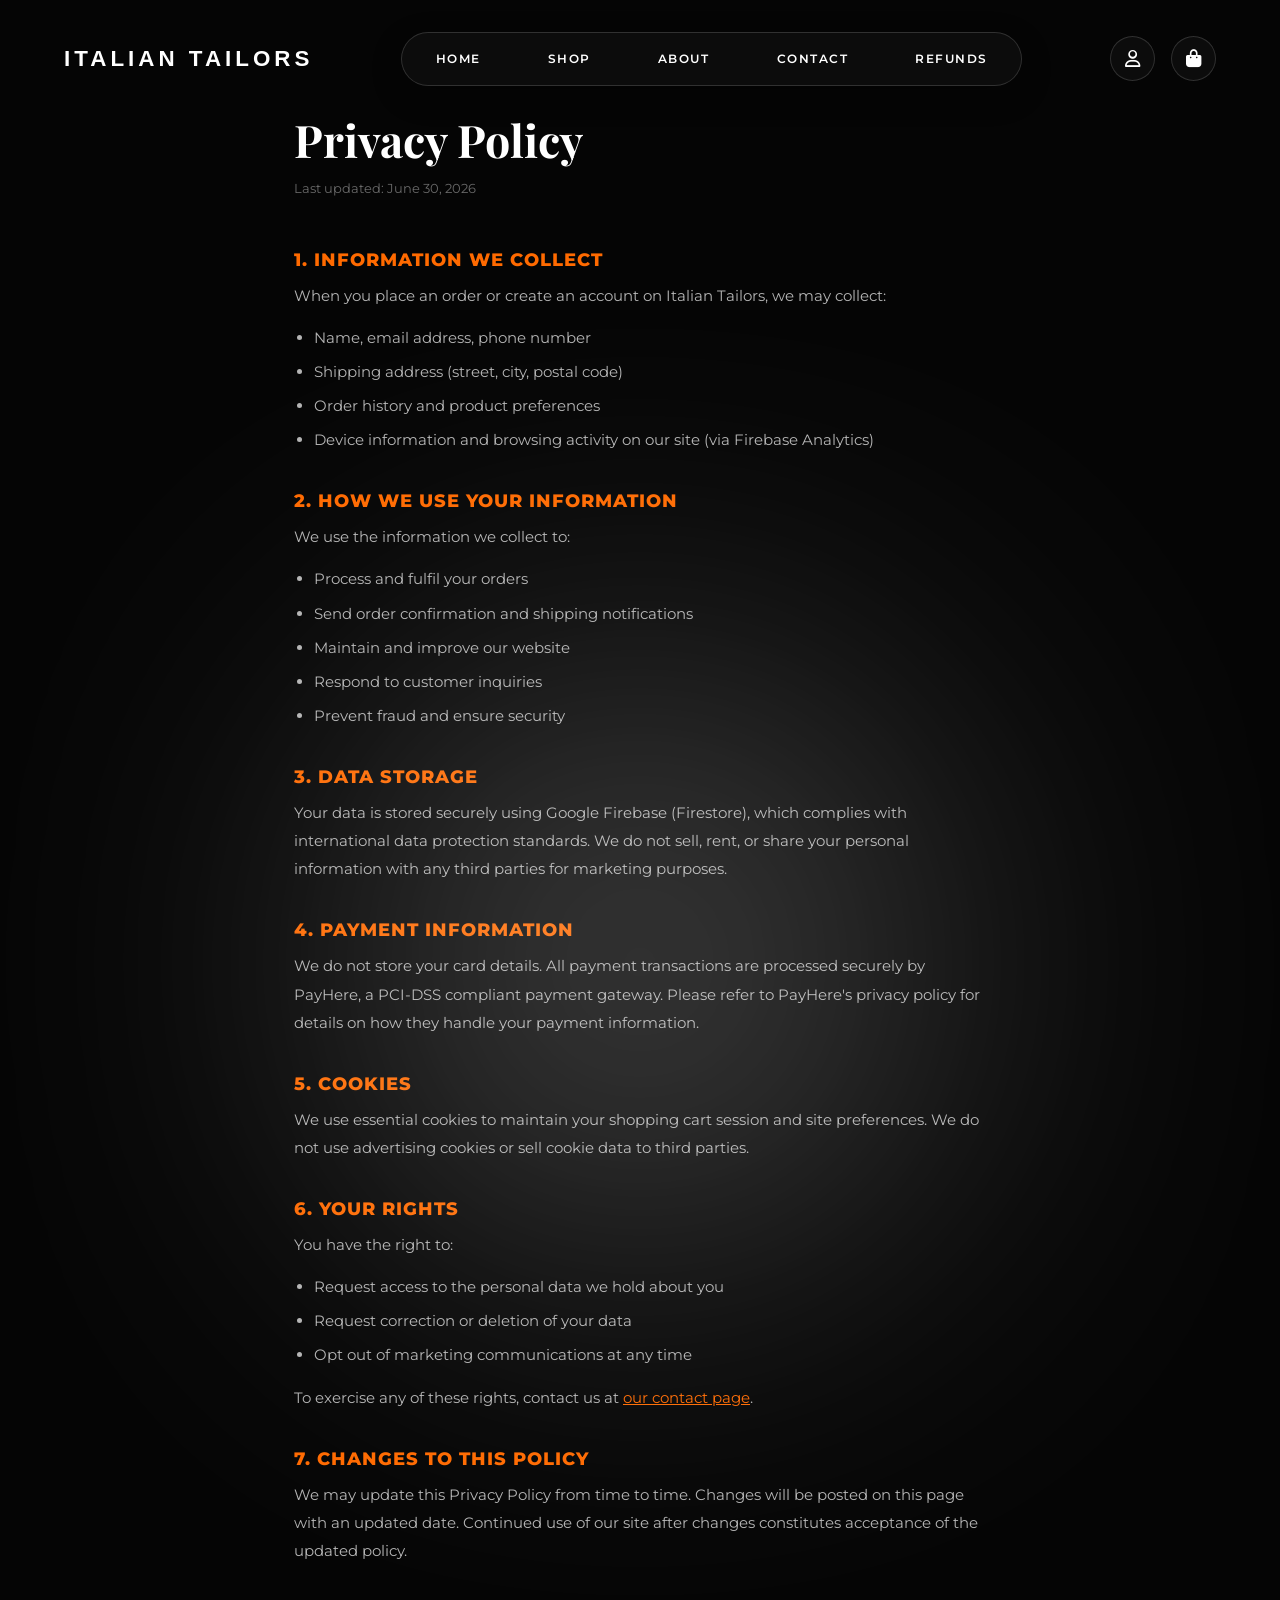
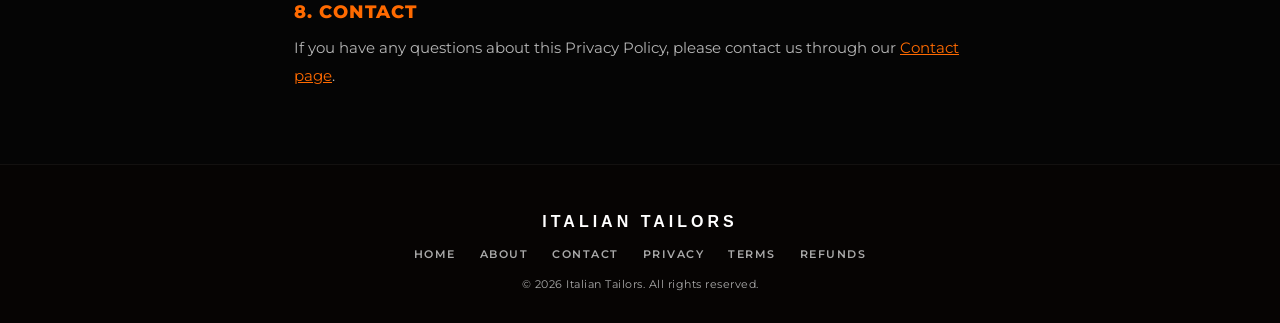
<file: privacy.html>
<!DOCTYPE html>
<html lang="en">
<head>
    <meta charset="UTF-8">
    <meta name="viewport" content="width=device-width, initial-scale=1.0">
    <title>Privacy Policy — Italian TailorsItalian Tailors</title>
    <link rel="preconnect" href="https://fonts.googleapis.com">
    <link rel="preconnect" href="https://fonts.gstatic.com" crossorigin>
    <link href="https://fonts.googleapis.com/css2?family=Montserrat:wght@300;400;600;700;800&family=Playfair+Display:ital,wght@0,400;1,400&display=swap" rel="stylesheet">
    <link href="https://fonts.cdnfonts.com/css/inertia" rel="stylesheet">
    <link rel="preload" href="https://cdnjs.cloudflare.com/ajax/libs/font-awesome/6.4.0/css/all.min.css" as="style" onload="this.onload=null;this.rel='stylesheet'"><noscript><link rel="stylesheet" href="https://cdnjs.cloudflare.com/ajax/libs/font-awesome/6.4.0/css/all.min.css"></noscript>
    <link rel="icon" type="image/png" href="favicon.png">
    <link rel="stylesheet" href="style.css">
    <style>
        body { min-height: 100vh; background: #050505; color: #fff; }
        .legal-page { padding: 110px 5% 60px; max-width: 820px; margin: 0 auto; }
        .legal-page h1 { font-family: 'Playfair Display', serif; font-size: 2.8rem; margin-bottom: 8px; }
        .legal-page .updated { font-size: 0.8rem; color: rgba(255,255,255,0.4); margin-bottom: 48px; }
        .legal-page h2 { font-size: 1.1rem; font-weight: 800; letter-spacing: 1px; text-transform: uppercase; color: #ff6a00; margin: 36px 0 12px; }
        .legal-page p { font-size: 0.95rem; line-height: 1.85; color: rgba(255,255,255,0.7); margin-bottom: 14px; }
        .legal-page ul { padding-left: 20px; margin-bottom: 14px; }
        .legal-page ul li { font-size: 0.95rem; line-height: 1.85; color: rgba(255,255,255,0.7); margin-bottom: 6px; }
        @media(max-width:600px){ .legal-page { padding: 90px 4% 40px; } .legal-page h1 { font-size: 2rem; } }
    </style>
</head>
<body class="theme-black">
    <div class="bg-glow"></div>
    <header class="main-header">
        <div class="logo">
            <a href="index.html" style="text-decoration:none;color:inherit;">
                <span class="logo-bold">ITALIAN TAILORS</span>
            </a>
        </div>
        <nav class="nav-links">
            <a href="index.html" class="nav-item">HOME</a>
            <a href="index.html#products-section" class="nav-item">SHOP</a>
            <a href="about.html" class="nav-item">ABOUT</a>
            <a href="contact.html" class="nav-item">CONTACT</a>
            <a href="refund.html" class="nav-item">REFUNDS</a>
        </nav>
        <div class="header-actions">
            <a href="login.html" class="action-btn" id="header-user-btn" aria-label="Account" style="text-decoration:none;color:inherit;">
                <i class="fa-regular fa-user"></i>
            </a>
            <a href="cart.html" class="action-btn cart-btn" aria-label="Cart" style="color:inherit;text-decoration:none;">
                <i class="fa-solid fa-bag-shopping"></i>
            </a>
        </div>
        <button class="menu-toggle" id="menu-toggle" aria-label="Menu" onclick="toggleMobileMenu()">
            <i class="fa-solid fa-bars"></i>
        </button>
    </header>

    <main class="legal-page">
        <h1>Privacy Policy</h1>
        <p class="updated">Last updated: June 30, 2026</p>

        <h2>1. Information We Collect</h2>
        <p>When you place an order or create an account on Italian Tailors, we may collect:</p>
        <ul>
            <li>Name, email address, phone number</li>
            <li>Shipping address (street, city, postal code)</li>
            <li>Order history and product preferences</li>
            <li>Device information and browsing activity on our site (via Firebase Analytics)</li>
        </ul>

        <h2>2. How We Use Your Information</h2>
        <p>We use the information we collect to:</p>
        <ul>
            <li>Process and fulfil your orders</li>
            <li>Send order confirmation and shipping notifications</li>
            <li>Maintain and improve our website</li>
            <li>Respond to customer inquiries</li>
            <li>Prevent fraud and ensure security</li>
        </ul>

        <h2>3. Data Storage</h2>
        <p>Your data is stored securely using Google Firebase (Firestore), which complies with international data protection standards. We do not sell, rent, or share your personal information with any third parties for marketing purposes.</p>

        <h2>4. Payment Information</h2>
        <p>We do not store your card details. All payment transactions are processed securely by PayHere, a PCI-DSS compliant payment gateway. Please refer to PayHere's privacy policy for details on how they handle your payment information.</p>

        <h2>5. Cookies</h2>
        <p>We use essential cookies to maintain your shopping cart session and site preferences. We do not use advertising cookies or sell cookie data to third parties.</p>

        <h2>6. Your Rights</h2>
        <p>You have the right to:</p>
        <ul>
            <li>Request access to the personal data we hold about you</li>
            <li>Request correction or deletion of your data</li>
            <li>Opt out of marketing communications at any time</li>
        </ul>
        <p>To exercise any of these rights, contact us at <a href="contact.html" style="color:#ff6a00;">our contact page</a>.</p>

        <h2>7. Changes to This Policy</h2>
        <p>We may update this Privacy Policy from time to time. Changes will be posted on this page with an updated date. Continued use of our site after changes constitutes acceptance of the updated policy.</p>

        <h2>8. Contact</h2>
        <p>If you have any questions about this Privacy Policy, please contact us through our <a href="contact.html" style="color:#ff6a00;">Contact page</a>.</p>
    </main>

    <script>
        function toggleMobileMenu() {
            var nav = document.querySelector('.nav-links');
            var icon = document.querySelector('#menu-toggle i');
            if (!nav) return;
            nav.classList.toggle('open');
            if (icon) icon.className = nav.classList.contains('open') ? 'fa-solid fa-times' : 'fa-solid fa-bars';
        }
        document.querySelectorAll('.nav-links .nav-item').forEach(function(link) {
            link.addEventListener('click', function() {
                document.querySelector('.nav-links').classList.remove('open');
                var icon = document.querySelector('#menu-toggle i');
                if (icon) icon.className = 'fa-solid fa-bars';
            });
        });
    </script>

    <footer class="site-footer">
        <div class="footer-inner">
            <div class="footer-brand"><span class="logo-bold">ITALIAN TAILORS</span></div>
            <div class="footer-nav">
                <a href="index.html">Home</a>
                <a href="about.html">About</a>
                <a href="contact.html">Contact</a>
                <a href="privacy.html">Privacy</a>
                <a href="terms.html">Terms</a>
                <a href="refund.html">Refunds</a>
            </div>
            <div class="footer-copy">&copy; 2026 Italian Tailors. All rights reserved.</div>
        </div>
    </footer>
</body>
</html>
</file>
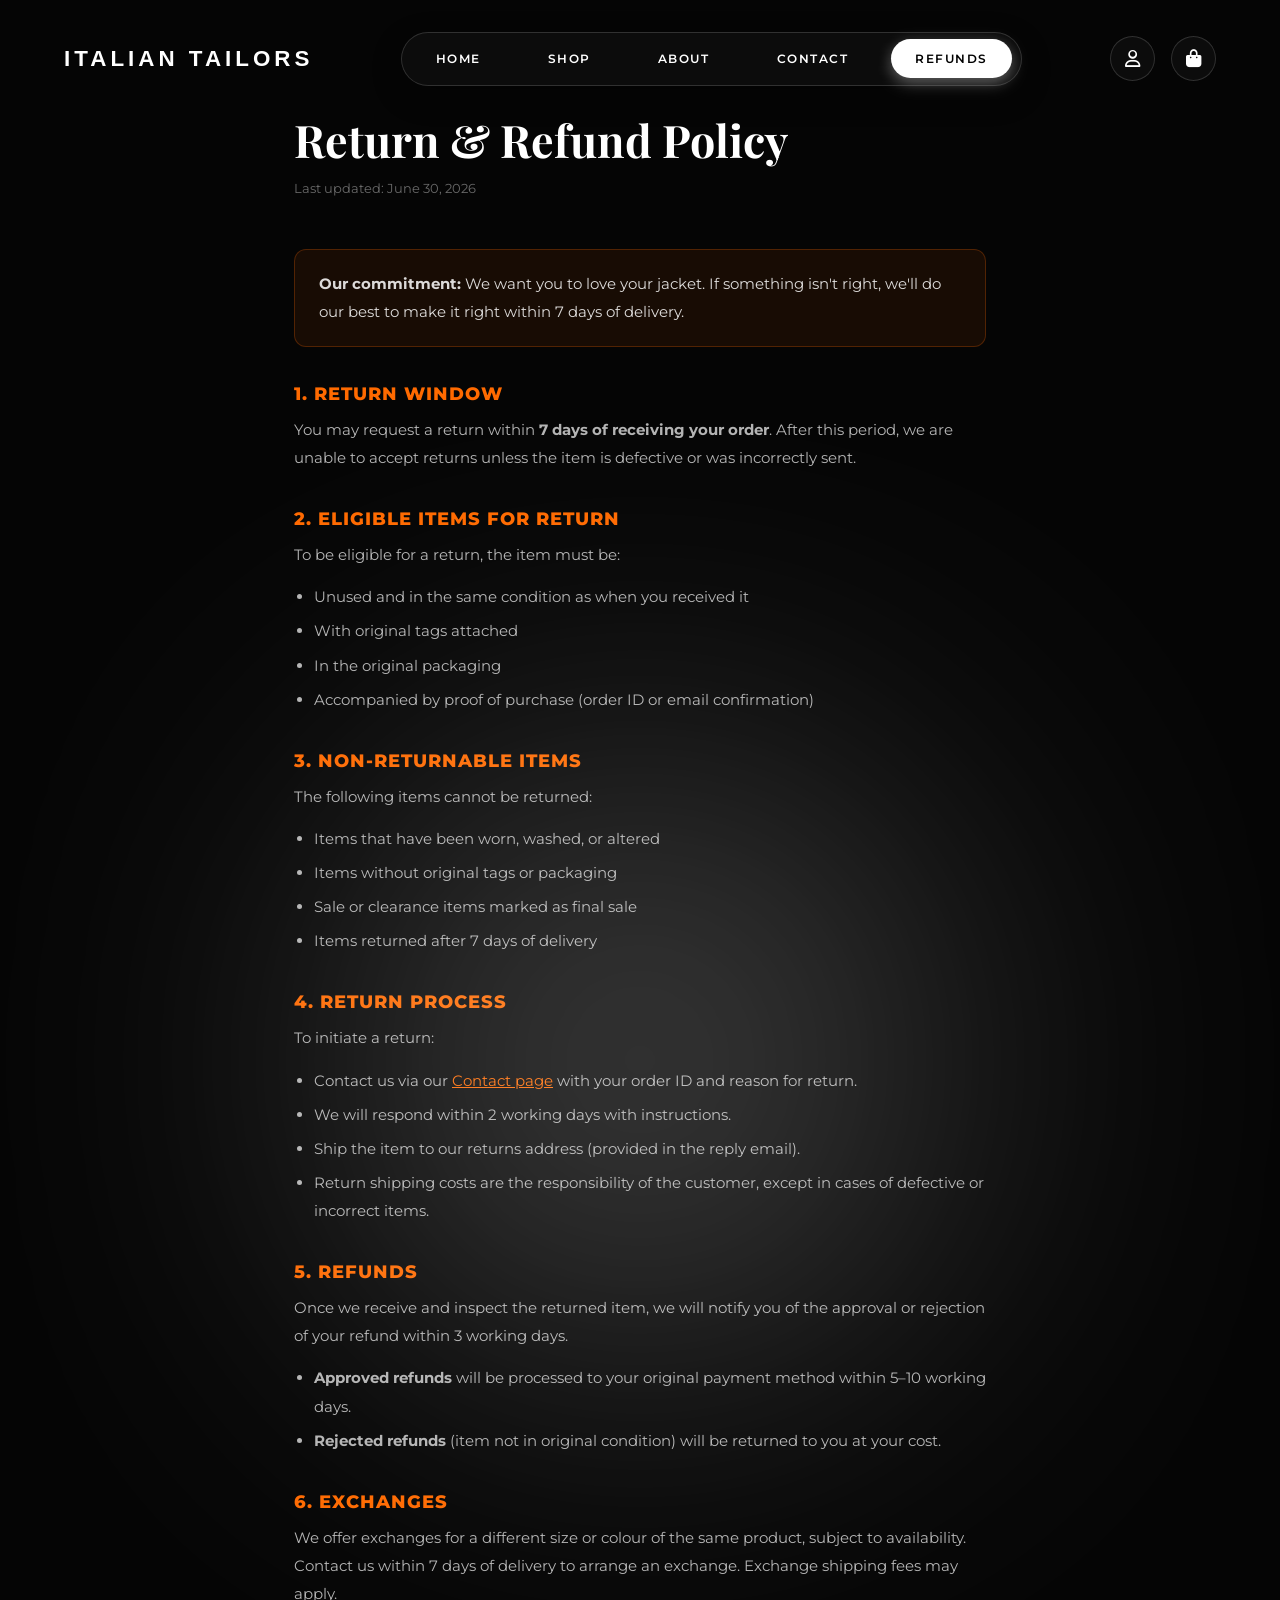
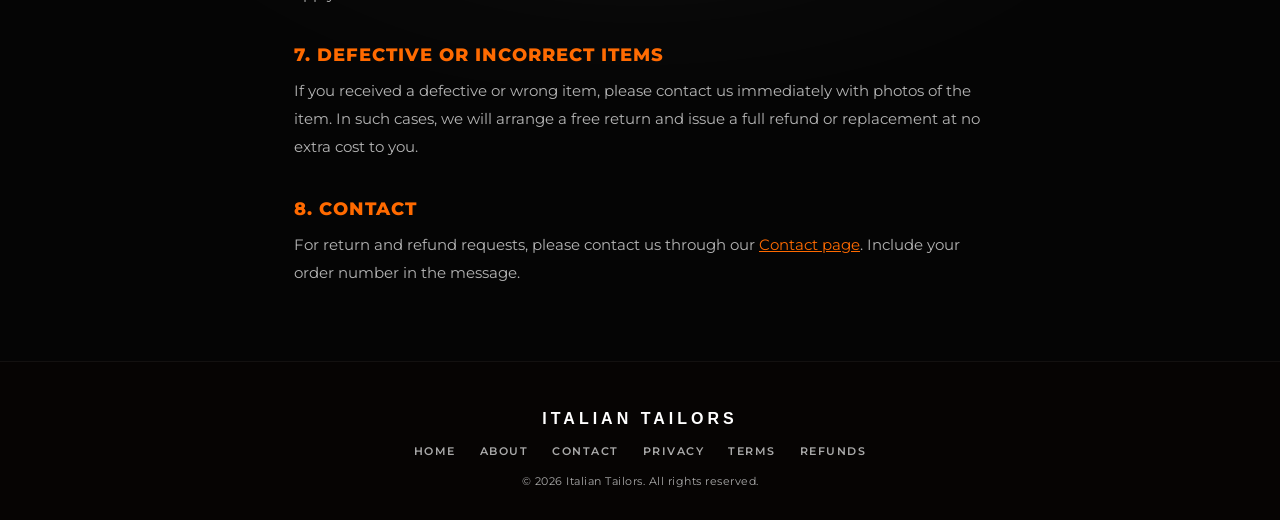
<file: refund.html>
<!DOCTYPE html>
<html lang="en">
<head>
    <meta charset="UTF-8">
    <meta name="viewport" content="width=device-width, initial-scale=1.0">
    <title>Return & Refund Policy — Italian TailorsItalian Tailors</title>
    <link rel="preconnect" href="https://fonts.googleapis.com">
    <link rel="preconnect" href="https://fonts.gstatic.com" crossorigin>
    <link href="https://fonts.googleapis.com/css2?family=Montserrat:wght@300;400;600;700;800&family=Playfair+Display:ital,wght@0,400;1,400&display=swap" rel="stylesheet">
    <link href="https://fonts.cdnfonts.com/css/inertia" rel="stylesheet">
    <link rel="preload" href="https://cdnjs.cloudflare.com/ajax/libs/font-awesome/6.4.0/css/all.min.css" as="style" onload="this.onload=null;this.rel='stylesheet'"><noscript><link rel="stylesheet" href="https://cdnjs.cloudflare.com/ajax/libs/font-awesome/6.4.0/css/all.min.css"></noscript>
    <link rel="icon" type="image/png" href="favicon.png">
    <link rel="stylesheet" href="style.css">
    <style>
        body { min-height: 100vh; background: #050505; color: #fff; }
        .legal-page { padding: 110px 5% 60px; max-width: 820px; margin: 0 auto; }
        .legal-page h1 { font-family: 'Playfair Display', serif; font-size: 2.8rem; margin-bottom: 8px; }
        .legal-page .updated { font-size: 0.8rem; color: rgba(255,255,255,0.4); margin-bottom: 48px; }
        .legal-page h2 { font-size: 1.1rem; font-weight: 800; letter-spacing: 1px; text-transform: uppercase; color: #ff6a00; margin: 36px 0 12px; }
        .legal-page p { font-size: 0.95rem; line-height: 1.85; color: rgba(255,255,255,0.7); margin-bottom: 14px; }
        .legal-page ul { padding-left: 20px; margin-bottom: 14px; }
        .legal-page ul li { font-size: 0.95rem; line-height: 1.85; color: rgba(255,255,255,0.7); margin-bottom: 6px; }
        .highlight-box {
            background: rgba(255,106,0,0.08);
            border: 1px solid rgba(255,106,0,0.25);
            border-radius: 12px;
            padding: 20px 24px;
            margin: 20px 0;
        }
        .highlight-box p { color: rgba(255,255,255,0.85); margin: 0; }
        @media(max-width:600px){ .legal-page { padding: 90px 4% 40px; } .legal-page h1 { font-size: 2rem; } }
    </style>
</head>
<body class="theme-black">
    <div class="bg-glow"></div>
    <header class="main-header">
        <div class="logo">
            <a href="index.html" style="text-decoration:none;color:inherit;">
                <span class="logo-bold">ITALIAN TAILORS</span>
            </a>
        </div>
        <nav class="nav-links">
            <a href="index.html" class="nav-item">HOME</a>
            <a href="index.html#products-section" class="nav-item">SHOP</a>
            <a href="about.html" class="nav-item">ABOUT</a>
            <a href="contact.html" class="nav-item">CONTACT</a>
            <a href="#" class="nav-item active">REFUNDS</a>
        </nav>
        <div class="header-actions">
            <a href="login.html" class="action-btn" id="header-user-btn" aria-label="Account" style="text-decoration:none;color:inherit;">
                <i class="fa-regular fa-user"></i>
            </a>
            <a href="cart.html" class="action-btn cart-btn" aria-label="Cart" style="color:inherit;text-decoration:none;">
                <i class="fa-solid fa-bag-shopping"></i>
            </a>
        </div>
        <button class="menu-toggle" id="menu-toggle" aria-label="Menu" onclick="toggleMobileMenu()">
            <i class="fa-solid fa-bars"></i>
        </button>
    </header>

    <main class="legal-page">
        <h1>Return &amp; Refund Policy</h1>
        <p class="updated">Last updated: June 30, 2026</p>

        <div class="highlight-box">
            <p><strong>Our commitment:</strong> We want you to love your jacket. If something isn't right, we'll do our best to make it right within 7 days of delivery.</p>
        </div>

        <h2>1. Return Window</h2>
        <p>You may request a return within <strong>7 days of receiving your order</strong>. After this period, we are unable to accept returns unless the item is defective or was incorrectly sent.</p>

        <h2>2. Eligible Items for Return</h2>
        <p>To be eligible for a return, the item must be:</p>
        <ul>
            <li>Unused and in the same condition as when you received it</li>
            <li>With original tags attached</li>
            <li>In the original packaging</li>
            <li>Accompanied by proof of purchase (order ID or email confirmation)</li>
        </ul>

        <h2>3. Non-Returnable Items</h2>
        <p>The following items cannot be returned:</p>
        <ul>
            <li>Items that have been worn, washed, or altered</li>
            <li>Items without original tags or packaging</li>
            <li>Sale or clearance items marked as final sale</li>
            <li>Items returned after 7 days of delivery</li>
        </ul>

        <h2>4. Return Process</h2>
        <p>To initiate a return:</p>
        <ul>
            <li>Contact us via our <a href="contact.html" style="color:#ff6a00;">Contact page</a> with your order ID and reason for return.</li>
            <li>We will respond within 2 working days with instructions.</li>
            <li>Ship the item to our returns address (provided in the reply email).</li>
            <li>Return shipping costs are the responsibility of the customer, except in cases of defective or incorrect items.</li>
        </ul>

        <h2>5. Refunds</h2>
        <p>Once we receive and inspect the returned item, we will notify you of the approval or rejection of your refund within 3 working days.</p>
        <ul>
            <li><strong>Approved refunds</strong> will be processed to your original payment method within 5–10 working days.</li>
            <li><strong>Rejected refunds</strong> (item not in original condition) will be returned to you at your cost.</li>
        </ul>

        <h2>6. Exchanges</h2>
        <p>We offer exchanges for a different size or colour of the same product, subject to availability. Contact us within 7 days of delivery to arrange an exchange. Exchange shipping fees may apply.</p>

        <h2>7. Defective or Incorrect Items</h2>
        <p>If you received a defective or wrong item, please contact us immediately with photos of the item. In such cases, we will arrange a free return and issue a full refund or replacement at no extra cost to you.</p>

        <h2>8. Contact</h2>
        <p>For return and refund requests, please contact us through our <a href="contact.html" style="color:#ff6a00;">Contact page</a>. Include your order number in the message.</p>
    </main>

    <script>
        function toggleMobileMenu() {
            var nav = document.querySelector('.nav-links');
            var icon = document.querySelector('#menu-toggle i');
            if (!nav) return;
            nav.classList.toggle('open');
            if (icon) icon.className = nav.classList.contains('open') ? 'fa-solid fa-times' : 'fa-solid fa-bars';
        }
        document.querySelectorAll('.nav-links .nav-item').forEach(function(link) {
            link.addEventListener('click', function() {
                document.querySelector('.nav-links').classList.remove('open');
                var icon = document.querySelector('#menu-toggle i');
                if (icon) icon.className = 'fa-solid fa-bars';
            });
        });
    </script>

    <footer class="site-footer">
        <div class="footer-inner">
            <div class="footer-brand"><span class="logo-bold">ITALIAN TAILORS</span></div>
            <div class="footer-nav">
                <a href="index.html">Home</a>
                <a href="about.html">About</a>
                <a href="contact.html">Contact</a>
                <a href="privacy.html">Privacy</a>
                <a href="terms.html">Terms</a>
                <a href="refund.html">Refunds</a>
            </div>
            <div class="footer-copy">&copy; 2026 Italian Tailors. All rights reserved.</div>
        </div>
    </footer>
</body>
</html>
</file>
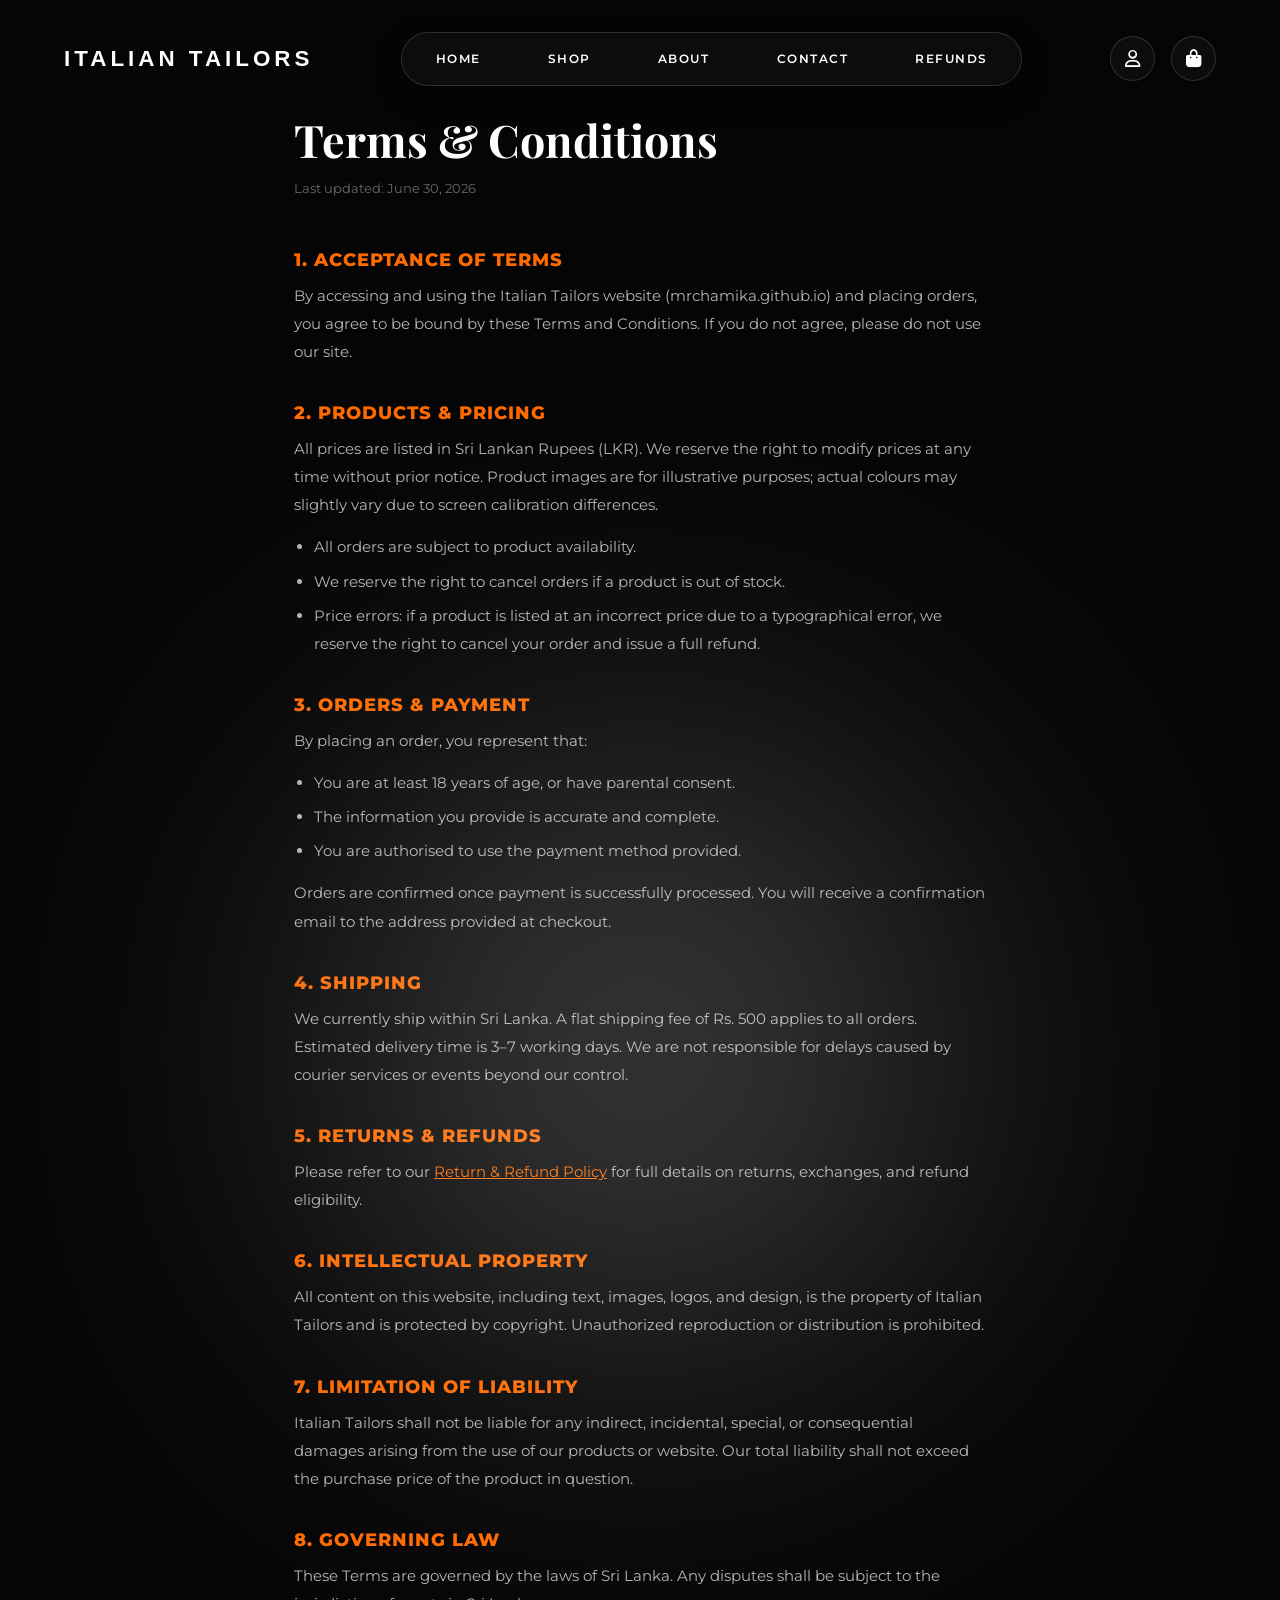
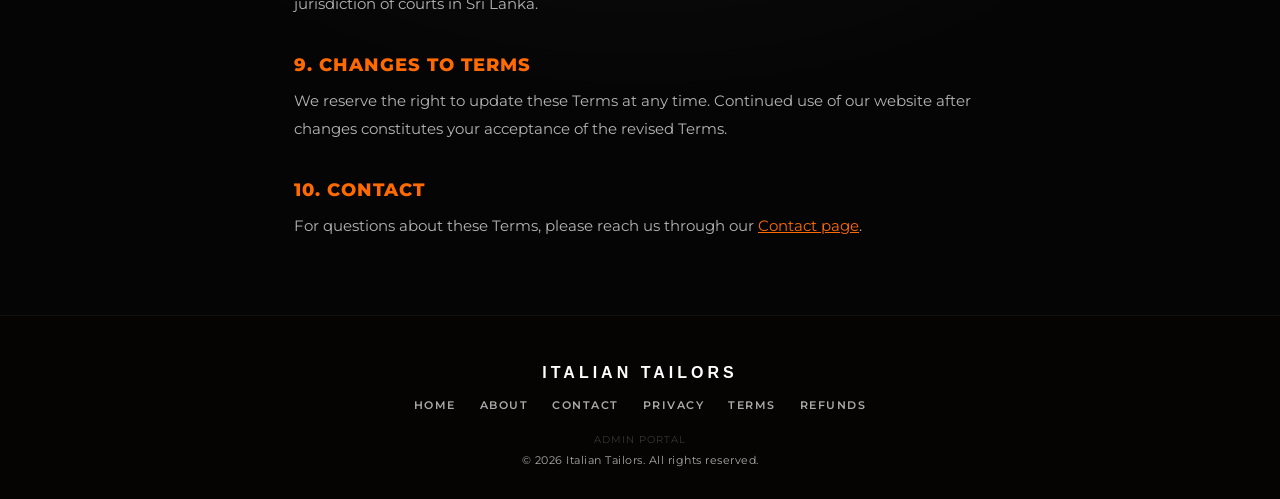
<file: terms.html>
<!DOCTYPE html>
<html lang="en">
<head>
    <meta charset="UTF-8">
    <meta name="viewport" content="width=device-width, initial-scale=1.0">
    <title>Terms & Conditions — Italian TailorsItalian Tailors</title>
    <link rel="preconnect" href="https://fonts.googleapis.com">
    <link rel="preconnect" href="https://fonts.gstatic.com" crossorigin>
    <link href="https://fonts.googleapis.com/css2?family=Montserrat:wght@300;400;600;700;800&family=Playfair+Display:ital,wght@0,400;1,400&display=swap" rel="stylesheet">
    <link href="https://fonts.cdnfonts.com/css/inertia" rel="stylesheet">
    <link rel="preload" href="https://cdnjs.cloudflare.com/ajax/libs/font-awesome/6.4.0/css/all.min.css" as="style" onload="this.onload=null;this.rel='stylesheet'"><noscript><link rel="stylesheet" href="https://cdnjs.cloudflare.com/ajax/libs/font-awesome/6.4.0/css/all.min.css"></noscript>
    <link rel="icon" type="image/png" href="favicon.png">
    <link rel="stylesheet" href="style.css">
    <style>
        body { min-height: 100vh; background: #050505; color: #fff; }
        .legal-page { padding: 110px 5% 60px; max-width: 820px; margin: 0 auto; }
        .legal-page h1 { font-family: 'Playfair Display', serif; font-size: 2.8rem; margin-bottom: 8px; }
        .legal-page .updated { font-size: 0.8rem; color: rgba(255,255,255,0.4); margin-bottom: 48px; }
        .legal-page h2 { font-size: 1.1rem; font-weight: 800; letter-spacing: 1px; text-transform: uppercase; color: #ff6a00; margin: 36px 0 12px; }
        .legal-page p { font-size: 0.95rem; line-height: 1.85; color: rgba(255,255,255,0.7); margin-bottom: 14px; }
        .legal-page ul { padding-left: 20px; margin-bottom: 14px; }
        .legal-page ul li { font-size: 0.95rem; line-height: 1.85; color: rgba(255,255,255,0.7); margin-bottom: 6px; }
        @media(max-width:600px){ .legal-page { padding: 90px 4% 40px; } .legal-page h1 { font-size: 2rem; } }
    </style>
</head>
<body class="theme-black">
    <div class="bg-glow"></div>
    <header class="main-header">
        <div class="logo">
            <a href="index.html" style="text-decoration:none;color:inherit;">
                <span class="logo-bold">ITALIAN TAILORS</span>
            </a>
        </div>
        <nav class="nav-links">
            <a href="index.html" class="nav-item">HOME</a>
            <a href="index.html#products-section" class="nav-item">SHOP</a>
            <a href="about.html" class="nav-item">ABOUT</a>
            <a href="contact.html" class="nav-item">CONTACT</a>
            <a href="refund.html" class="nav-item">REFUNDS</a>
        </nav>
        <div class="header-actions">
            <a href="login.html" class="action-btn" id="header-user-btn" aria-label="Account" style="text-decoration:none;color:inherit;">
                <i class="fa-regular fa-user"></i>
            </a>
            <a href="cart.html" class="action-btn cart-btn" aria-label="Cart" style="color:inherit;text-decoration:none;">
                <i class="fa-solid fa-bag-shopping"></i>
            </a>
        </div>
        <button class="menu-toggle" id="menu-toggle" aria-label="Menu" onclick="toggleMobileMenu()">
            <i class="fa-solid fa-bars"></i>
        </button>
    </header>

    <main class="legal-page">
        <h1>Terms &amp; Conditions</h1>
        <p class="updated">Last updated: June 30, 2026</p>

        <h2>1. Acceptance of Terms</h2>
        <p>By accessing and using the Italian Tailors website (mrchamika.github.io) and placing orders, you agree to be bound by these Terms and Conditions. If you do not agree, please do not use our site.</p>

        <h2>2. Products & Pricing</h2>
        <p>All prices are listed in Sri Lankan Rupees (LKR). We reserve the right to modify prices at any time without prior notice. Product images are for illustrative purposes; actual colours may slightly vary due to screen calibration differences.</p>
        <ul>
            <li>All orders are subject to product availability.</li>
            <li>We reserve the right to cancel orders if a product is out of stock.</li>
            <li>Price errors: if a product is listed at an incorrect price due to a typographical error, we reserve the right to cancel your order and issue a full refund.</li>
        </ul>

        <h2>3. Orders & Payment</h2>
        <p>By placing an order, you represent that:</p>
        <ul>
            <li>You are at least 18 years of age, or have parental consent.</li>
            <li>The information you provide is accurate and complete.</li>
            <li>You are authorised to use the payment method provided.</li>
        </ul>
        <p>Orders are confirmed once payment is successfully processed. You will receive a confirmation email to the address provided at checkout.</p>

        <h2>4. Shipping</h2>
        <p>We currently ship within Sri Lanka. A flat shipping fee of Rs. 500 applies to all orders. Estimated delivery time is 3–7 working days. We are not responsible for delays caused by courier services or events beyond our control.</p>

        <h2>5. Returns & Refunds</h2>
        <p>Please refer to our <a href="refund.html" style="color:#ff6a00;">Return & Refund Policy</a> for full details on returns, exchanges, and refund eligibility.</p>

        <h2>6. Intellectual Property</h2>
        <p>All content on this website, including text, images, logos, and design, is the property of Italian Tailors and is protected by copyright. Unauthorized reproduction or distribution is prohibited.</p>

        <h2>7. Limitation of Liability</h2>
        <p>Italian Tailors shall not be liable for any indirect, incidental, special, or consequential damages arising from the use of our products or website. Our total liability shall not exceed the purchase price of the product in question.</p>

        <h2>8. Governing Law</h2>
        <p>These Terms are governed by the laws of Sri Lanka. Any disputes shall be subject to the jurisdiction of courts in Sri Lanka.</p>

        <h2>9. Changes to Terms</h2>
        <p>We reserve the right to update these Terms at any time. Continued use of our website after changes constitutes your acceptance of the revised Terms.</p>

        <h2>10. Contact</h2>
        <p>For questions about these Terms, please reach us through our <a href="contact.html" style="color:#ff6a00;">Contact page</a>.</p>
    </main>

    <script>
        function toggleMobileMenu() {
            var nav = document.querySelector('.nav-links');
            var icon = document.querySelector('#menu-toggle i');
            if (!nav) return;
            nav.classList.toggle('open');
            if (icon) icon.className = nav.classList.contains('open') ? 'fa-solid fa-times' : 'fa-solid fa-bars';
        }
        document.querySelectorAll('.nav-links .nav-item').forEach(function(link) {
            link.addEventListener('click', function() {
                document.querySelector('.nav-links').classList.remove('open');
                var icon = document.querySelector('#menu-toggle i');
                if (icon) icon.className = 'fa-solid fa-bars';
            });
        });
    </script>

    <footer class="site-footer">
        <div class="footer-inner">
            <div class="footer-brand"><span class="logo-bold">ITALIAN TAILORS</span></div>
            <div class="footer-nav">
                <a href="index.html">Home</a>
                <a href="about.html">About</a>
                <a href="contact.html">Contact</a>
                <a href="privacy.html">Privacy</a>
                <a href="terms.html">Terms</a>
                <a href="refund.html">Refunds</a>
            </div>
            <a href="admin.html" class="admin-portal-link">Admin Portal</a>
            <div class="footer-copy">&copy; 2026 Italian Tailors. All rights reserved.</div>
        </div>
    </footer>
</body>
</html>
</file>
<file: style.css>
/* --- General Reset & Variables --- */
html {
    scroll-behavior: smooth;
    overflow-x: hidden;
}

a, button, input, textarea, select, .clickable, [role="button"], label, summary, [onclick] {}

:root {
    --transition-speed: 0.5s;
    
    /* Montserrat & Playfair fonts */
    --font-sans: 'Montserrat', sans-serif;
    --font-serif: 'Playfair Display', serif;
    /* Logo font */
    --font-logo: 'Inertia', sans-serif;
}

/* Theme specific overrides */
.theme-orange {
    --bg-primary: #0d0500;
    --bg-gradient: radial-gradient(circle at 60% 40%, #521d00 0%, #0d0500 75%);
    --accent-color: #ff6a00;
    --accent-glow: rgba(255, 106, 0, 0.45);
    --accent-glow-subtle: rgba(255, 106, 0, 0.15);
    --text-primary: #ffffff;
    --text-muted: #bda295;
    --glass-bg: rgba(25, 10, 3, 0.45);
    --glass-border: rgba(255, 106, 0, 0.18);
}

.theme-blue {
    --bg-primary: #000a12;
    --bg-gradient: radial-gradient(circle at 60% 40%, #002c4c 0%, #000a12 75%);
    --accent-color: #00d2ff;
    --accent-glow: rgba(0, 210, 255, 0.45);
    --accent-glow-subtle: rgba(0, 210, 255, 0.15);
    --text-primary: #ffffff;
    --text-muted: #95aebc;
    --glass-bg: rgba(3, 18, 28, 0.45);
    --glass-border: rgba(0, 210, 255, 0.18);
}

.theme-black {
    --bg-primary: #0a0a0a;
    --bg-gradient: radial-gradient(circle at 60% 40%, #292929 0%, #050505 75%);
    --accent-color: #ffffff;
    --accent-glow: rgba(255, 255, 255, 0.35);
    --accent-glow-subtle: rgba(255, 255, 255, 0.1);
    --text-primary: #ffffff;
    --text-muted: #aaaaaa;
    --glass-bg: rgba(20, 20, 20, 0.5);
    --glass-border: rgba(255, 255, 255, 0.15);
}

* {
    margin: 0;
    padding: 0;
    box-sizing: border-box;
    -webkit-font-smoothing: antialiased;
}

body {
    font-family: var(--font-sans);
    background: var(--bg-primary);
    background-image: var(--bg-gradient);
    color: var(--text-primary);
    min-height: 100vh;
    overflow-x: hidden;
    position: relative;
    transition: background var(--transition-speed) ease, background-image var(--transition-speed) ease, color var(--transition-speed) ease;
}

/* --- Preloader (Water Fill Effect) --- */
html.is-loading,
html.is-loading body {
    overflow: hidden !important;
    height: 100%;
}

html.is-loading .main-header,
html.is-loading .hero-container,
html.is-loading .products-section,
html.is-loading .footer,
html.is-loading #canvas-container,
html.is-loading .bg-glow {
    visibility: hidden;
}

.preloader {
    position: fixed;
    top: 0;
    left: 0;
    width: 100%;
    height: 100%;
    background: #050505;
    z-index: 999999;
    display: flex;
    flex-direction: column;
    justify-content: center;
    align-items: center;
    overflow: hidden;
    pointer-events: all;
    transition: opacity 0.8s ease-out, visibility 0.8s ease-out;
}

.preloader.hidden {
    opacity: 0;
    visibility: hidden;
    pointer-events: none;
}

.water-text {
    position: relative;
    font-family: var(--font-logo);
    font-weight: 900;
    font-size: clamp(2.5rem, 6vw, 6rem);
    color: transparent;
    -webkit-text-stroke: 1px rgba(255, 255, 255, 0.15);
    letter-spacing: 6px;
    text-transform: uppercase;
    text-align: center;
}

.preloader-bar-container {
    margin-top: 1.2rem;
    width: min(280px, 50%);
    display: flex;
    flex-direction: column;
    align-items: center;
    gap: 6px;
    flex-shrink: 0;
}

.preloader-bar {
    width: 100%;
    height: 3px;
    background: rgba(255, 255, 255, 0.1);
    border-radius: 3px;
    overflow: hidden;
}

.preloader-bar-fill {
    height: 100%;
    width: 0%;
    background: var(--accent-color);
    border-radius: 3px;
    transition: width 0.2s ease;
    box-shadow: 0 0 6px var(--accent-glow);
    animation: barBreathing 1.8s ease-in-out infinite alternate;
}

@keyframes barBreathing {
    0% { box-shadow: 0 0 4px var(--accent-glow); opacity: 0.6; }
    100% { box-shadow: 0 0 12px var(--accent-glow); opacity: 1; }
}

.preloader-percent {
    font-family: var(--font-sans);
    font-size: 0.7rem;
    font-weight: 600;
    color: rgba(255, 255, 255, 0.35);
    letter-spacing: 1.5px;
}

.water-text::before {
    content: attr(data-text);
    position: absolute;
    left: 0;
    top: 0;
    width: 100%;
    color: #ff6a00;
    -webkit-text-stroke: 0px;
    clip-path: polygon(0 var(--water-fill, 100%), 100% var(--water-fill, 100%), 100% 100%, 0 100%);
}

@keyframes waterFill {
    0% { clip-path: polygon(0 100%, 100% 100%, 100% 100%, 0 100%); }
    20% { clip-path: polygon(0 85%, 100% 70%, 100% 100%, 0 100%); }
    40% { clip-path: polygon(0 50%, 100% 65%, 100% 100%, 0 100%); }
    60% { clip-path: polygon(0 40%, 100% 25%, 100% 100%, 0 100%); }
    80% { clip-path: polygon(0 15%, 100% 25%, 100% 100%, 0 100%); }
    100% { clip-path: polygon(0 0, 100% 0, 100% 100%, 0 100%); }
}

/* Background canvas container */
#canvas-container {
    position: absolute;
    top: 0;
    left: 0;
    width: 100%;
    height: 100%;
    z-index: 1;
    pointer-events: none; /* Let clicks pass through to HTML buttons */
}

/* Background decorative glows */
.bg-glow {
    position: absolute;
    width: 600px;
    height: 600px;
    top: 50%;
    left: 50%;
    transform: translate(-50%, -50%);
    background: var(--accent-glow);
    filter: blur(160px);
    border-radius: 50%;
    z-index: 0;
    pointer-events: none;
    opacity: 0.7;
    transition: background var(--transition-speed) ease, filter 0.8s ease;
}

/* --- Navigation Header --- */
.main-header {
    position: fixed;
    top: 0;
    left: 0;
    width: 100%;
    padding: 2rem 5%;
    display: flex;
    justify-content: space-between;
    align-items: center;
    z-index: 10;
}

.logo {
    font-family: var(--font-logo);
    font-size: 1.4rem;
    font-weight: 300;
    letter-spacing: 4px;
    cursor: pointer;
}

.logo-bold {
    font-weight: 800;
    color: var(--accent-color);
    transition: color var(--transition-speed) ease;
}

.nav-links {
    display: flex;
    gap: 1.2rem;
    background: var(--glass-bg);
    border: 1px solid var(--glass-border);
    padding: 0.4rem 0.6rem;
    border-radius: 50px;
    backdrop-filter: blur(20px);
    -webkit-backdrop-filter: blur(20px);
    box-shadow: 0 10px 30px rgba(0, 0, 0, 0.3);
    transition: border var(--transition-speed) ease, background var(--transition-speed) ease;
}

.nav-item {
    font-family: var(--font-sans);
    text-decoration: none;
    color: var(--text-primary);
    font-size: 0.75rem;
    font-weight: 600;
    letter-spacing: 1.5px;
    padding: 0.75rem 1.5rem;
    border-radius: 50px;
    transition: all 0.3s cubic-bezier(0.25, 0.8, 0.25, 1);
}

.nav-item.active {
    background: var(--accent-color);
    color: #000000;
    box-shadow: 0 5px 15px var(--accent-glow);
}

.nav-item:hover:not(.active) {
    background: rgba(255, 255, 255, 0.08);
}

.header-actions {
    display: flex;
    gap: 1rem;
}

.action-btn {
    background: var(--glass-bg);
    border: 1px solid var(--glass-border);
    color: var(--text-primary);
    width: 45px;
    height: 45px;
    border-radius: 50%;
    display: flex;
    justify-content: center;
    align-items: center;
    cursor: pointer;
    font-size: 1.1rem;
    backdrop-filter: blur(20px);
    -webkit-backdrop-filter: blur(20px);
    transition: all 0.3s ease;
}

.action-btn:hover {
    border-color: var(--accent-color);
    transform: translateY(-2px);
    box-shadow: 0 5px 15px var(--accent-glow-subtle);
}

.cart-btn {
    position: relative;
}

.cart-count {
    position: absolute;
    top: -5px;
    right: -5px;
    background: var(--accent-color);
    color: #000000;
    font-size: 0.65rem;
    font-weight: 800;
    width: 20px;
    height: 20px;
    border-radius: 50%;
    display: flex;
    justify-content: center;
    align-items: center;
    box-shadow: 0 3px 8px var(--accent-glow);
    transition: background var(--transition-speed) ease, box-shadow var(--transition-speed) ease;
    animation: cartPulse 2s infinite alternate;
}

@keyframes cartPulse {
    0% { transform: scale(1); }
    100% { transform: scale(1.1); }
}

/* --- Hero Layout --- */
.hero-container {
    display: flex;
    flex-direction: column;
    justify-content: center;
    align-items: center;
    width: 100%;
    min-height: 100vh;
    padding: 0 5%;
    text-align: center;
    position: relative;
    z-index: 2;
}

/* --- Left Panel --- */
.left-panel {
    display: flex;
    flex-direction: column;
    justify-content: center;
    align-items: center;
    height: 100%;
    padding-top: 5rem;
    position: relative;
}

.slide-navigation {
    display: flex;
    gap: 1rem;
    margin-bottom: 2.5rem;
}

.arrow-btn {
    background: transparent;
    border: 1px solid var(--glass-border);
    color: var(--text-primary);
    width: 40px;
    height: 40px;
    border-radius: 50%;
    display: flex;
    justify-content: center;
    align-items: center;
    cursor: pointer;
    font-size: 0.9rem;
    transition: all 0.3s ease;
}

.arrow-btn:hover {
    background: var(--accent-color);
    color: #000;
    border-color: var(--accent-color);
    transform: scale(1.1);
}

.content-wrapper {
    max-width: 600px;
    display: flex;
    flex-direction: column;
    align-items: center;
}

.main-headline {
    display: flex;
    flex-direction: column;
    line-height: 1.1;
    margin-bottom: 1.5rem;
}

.headline-top {
    font-family: var(--font-sans);
    font-size: 5rem;
    font-weight: 900;
    text-transform: uppercase;
    letter-spacing: -1px;
}

.headline-bottom {
    font-family: var(--font-serif);
    font-size: 4.5rem;
    font-weight: 400;
    font-style: italic;
    color: var(--accent-color);
    text-transform: capitalize;
    margin-top: -0.2rem;
    text-shadow: 0 0 20px var(--accent-glow-subtle);
    transition: color var(--transition-speed) ease;
}

.description-text {
    font-size: 0.88rem;
    line-height: 1.7;
    color: var(--text-muted);
    margin-bottom: 2.5rem;
    transition: color var(--transition-speed) ease;
}

.cta-button {
    display: inline-flex;
    align-items: center;
    gap: 1rem;
    background: var(--text-primary);
    color: var(--bg-primary);
    text-decoration: none;
    font-size: 0.85rem;
    font-weight: 700;
    letter-spacing: 1px;
    text-transform: uppercase;
    padding: 1.2rem 2.4rem;
    border-radius: 50px;
    box-shadow: 0 10px 25px rgba(0, 0, 0, 0.4);
    transition: all 0.4s cubic-bezier(0.175, 0.885, 0.32, 1.275);
}

.cta-button i {
    transition: transform 0.3s ease;
}

.cta-button:hover {
    background: var(--accent-color);
    color: #000;
    transform: translateY(-3px) scale(1.02);
    box-shadow: 0 15px 30px var(--accent-glow);
}

.cta-button:hover i {
    transform: translateX(6px);
}

.social-links {
    position: relative;
    bottom: auto;
    left: auto;
    display: flex;
    justify-content: center;
    gap: 1.8rem;
    margin-top: 2rem;
}

.social-links a {
    color: var(--text-muted);
    font-size: 1.1rem;
    text-decoration: none;
    transition: all 0.3s ease;
}

.social-links a:hover {
    color: var(--accent-color);
    transform: translateY(-3px) scale(1.15);
}



.price-container {
    display: flex;
    flex-direction: column;
    margin-bottom: 3.5rem;
}

.current-price {
    font-family: var(--font-sans);
    font-size: 3rem;
    font-weight: 800;
    letter-spacing: -1px;
}

.old-price {
    font-family: var(--font-sans);
    font-size: 1.4rem;
    font-weight: 400;
    color: var(--text-muted);
    text-decoration: line-through;
    opacity: 0.7;
    margin-top: -0.2rem;
}

.specs-section {
    margin-bottom: 2.5rem;
}

.specs-title {
    font-size: 0.75rem;
    font-weight: 600;
    text-transform: uppercase;
    letter-spacing: 2px;
    color: var(--text-muted);
    margin-bottom: 1rem;
}

.size-selector {
    display: flex;
    gap: 0.8rem;
    justify-content: flex-end;
}

.size-btn {
    background: var(--glass-bg);
    border: 1px solid var(--glass-border);
    color: var(--text-primary);
    font-family: var(--font-sans);
    width: 46px;
    height: 46px;
    border-radius: 50%;
    font-size: 0.85rem;
    font-weight: 700;
    cursor: pointer;
    display: flex;
    justify-content: center;
    align-items: center;
    backdrop-filter: blur(10px);
    -webkit-backdrop-filter: blur(10px);
    transition: all 0.3s ease;
}

.size-btn:hover {
    border-color: var(--accent-color);
    transform: scale(1.08);
}

.size-btn.active {
    background: var(--accent-color);
    color: #000;
    border-color: var(--accent-color);
    box-shadow: 0 5px 15px var(--accent-glow);
}

.color-selector {
    display: flex;
    gap: 1.2rem;
    justify-content: flex-end;
}

.color-btn {
    width: 32px;
    height: 32px;
    border-radius: 50%;
    background: var(--swatch-color);
    border: 3px solid transparent;
    cursor: pointer;
    position: relative;
    transition: all 0.3s ease;
}

.color-btn:hover {
    transform: scale(1.2);
}

.color-btn.active {
    transform: scale(1.15);
    box-shadow: 0 0 0 2px var(--bg-primary), 0 0 0 4px var(--accent-color);
}

/* --- Highlight Card --- */
.highlight-card {
    background: var(--glass-bg);
    border: 1px solid var(--glass-border);
    padding: 1rem;
    border-radius: 20px;
    backdrop-filter: blur(25px);
    -webkit-backdrop-filter: blur(25px);
    box-shadow: 0 15px 40px rgba(0, 0, 0, 0.4);
    display: flex;
    align-items: center;
    gap: 1rem;
    text-align: left;
    margin-top: 1rem;
    max-width: 250px;
    transition: all 0.4s cubic-bezier(0.25, 0.8, 0.25, 1);
}

.highlight-card:hover {
    transform: translateY(-4px);
    border-color: var(--accent-color);
    box-shadow: 0 20px 45px rgba(0, 0, 0, 0.5);
}

.highlight-img-container {
    width: 80px;
    height: 80px;
    border-radius: 12px;
    background: rgba(0, 0, 0, 0.4);
    overflow: hidden;
    display: flex;
    justify-content: center;
    align-items: center;
    border: 1px solid rgba(255, 255, 255, 0.05);
}

.highlight-img-container canvas {
    width: 100%;
    height: 100%;
    object-fit: cover;
}

.highlight-info h4 {
    font-size: 0.75rem;
    font-weight: 700;
    text-transform: uppercase;
    letter-spacing: 1px;
    margin-bottom: 0.2rem;
}

.highlight-info p {
    font-size: 0.7rem;
    color: var(--text-muted);
}

.highlight-action-btn {
    background: transparent;
    border: none;
    color: var(--text-primary);
    cursor: pointer;
    font-size: 1rem;
    opacity: 0.6;
    transition: all 0.3s ease;
    padding: 0.5rem;
}

.highlight-action-btn:hover {
    opacity: 1;
    transform: rotate(180deg);
    color: var(--accent-color);
}

/* --- Site Footer --- */
.site-footer {
    padding: 3rem 5% 2rem;
    text-align: center;
    border-top: 1px solid rgba(255, 255, 255, 0.05);
    background: rgba(10, 5, 2, 0.3);
}

.footer-inner {
    max-width: 600px;
    margin: 0 auto;
}

.footer-brand {
    font-family: var(--font-logo);
    font-size: 1rem;
    letter-spacing: 4px;
    font-weight: 300;
    margin-bottom: 1rem;
}

.footer-nav {
    display: flex;
    justify-content: center;
    gap: 1.5rem;
    margin-bottom: 1rem;
    flex-wrap: wrap;
}

.footer-nav a {
    font-size: 0.7rem;
    font-weight: 600;
    letter-spacing: 1.5px;
    text-transform: uppercase;
    color: var(--text-muted);
    text-decoration: none;
    transition: color 0.3s ease;
}

.footer-nav a:hover {
    color: var(--accent-color);
}

.footer-social {
    display: flex;
    justify-content: center;
    gap: 1rem;
    margin-bottom: 1rem;
}

.footer-social a {
    color: var(--text-muted);
    font-size: 0.9rem;
    transition: color 0.3s ease;
}

.footer-social a:hover {
    color: var(--accent-color);
}

.footer-nav + .admin-portal-link {
    display: inline-block;
    font-size: 0.6rem;
    color: rgba(255,255,255,0.2);
    text-decoration: none;
    margin-bottom: 8px;
    letter-spacing: 1px;
    text-transform: uppercase;
    transition: color 0.3s ease;
}
.footer-nav + .admin-portal-link:hover {
    color: rgba(255,255,255,0.5);
}
.footer-copy {
    font-size: 0.7rem;
    color: var(--text-muted);
    letter-spacing: 0.5px;
}

/* --- Products Collection Section --- */
.products-section {
    padding: 8rem 5% 6rem 5%;
    position: relative;
    z-index: 2;
    background: var(--bg-primary, #0d0500);
    border-top: 1px solid rgba(255, 255, 255, 0.04);
    min-height: 100vh;
}

.section-header {
    text-align: center;
    max-width: 600px;
    margin: 0 auto 5rem auto;
}

.section-title {
    font-family: var(--font-sans);
    font-size: 2.5rem;
    font-weight: 900;
    letter-spacing: 2px;
    margin-bottom: 1rem;
    background: linear-gradient(135deg, #ffffff 30%, var(--accent-color) 100%);
    -webkit-background-clip: text;
    -webkit-text-fill-color: transparent;
    text-transform: uppercase;
    transition: background 0.8s ease;
}

.section-subtitle {
    font-size: 0.9rem;
    color: var(--text-muted);
    line-height: 1.6;
}

.products-grid {
    display: grid;
    grid-template-columns: repeat(auto-fill, minmax(300px, 1fr));
    gap: 2.5rem;
    max-width: 1200px;
    margin: 0 auto;
}

/* --- Product Card Design --- */
.product-card {
    background: var(--glass-bg);
    border: 1px solid var(--glass-border);
    border-radius: 24px;
    padding: 1.5rem;
    display: flex;
    flex-direction: column;
    justify-content: space-between;
    transition: all 0.4s cubic-bezier(0.25, 0.8, 0.25, 1);
    position: relative;
    overflow: hidden;
    backdrop-filter: blur(15px);
    -webkit-backdrop-filter: blur(15px);
    box-shadow: 0 10px 30px rgba(0, 0, 0, 0.2);
}

.product-card::before {
    content: '';
    position: absolute;
    top: -50%;
    left: -50%;
    width: 200%;
    height: 200%;
    background: radial-gradient(circle, var(--accent-glow-subtle) 0%, transparent 70%);
    opacity: 0;
    transition: opacity 0.5s ease;
    pointer-events: none;
    z-index: 0;
}

.product-card:hover {
    transform: translateY(-8px);
    border-color: var(--accent-color);
    box-shadow: 0 20px 40px rgba(0, 0, 0, 0.4), 0 0 25px var(--accent-glow-subtle);
}

.product-card:hover::before {
    opacity: 1;
}

.product-card-badge {
    position: absolute;
    top: 1.5rem;
    left: 1.5rem;
    background: var(--accent-color);
    color: #000000;
    font-size: 0.65rem;
    font-weight: 800;
    letter-spacing: 1px;
    padding: 0.4rem 0.9rem;
    border-radius: 30px;
    text-transform: uppercase;
    z-index: 2;
    box-shadow: 0 4px 10px var(--accent-glow);
    transition: background var(--transition-speed) ease;
}

.product-card-img-container {
    width: 100%;
    height: 240px;
    border-radius: 18px;
    background: rgba(0, 0, 0, 0.35);
    border: 1px solid rgba(255, 255, 255, 0.05);
    overflow: hidden;
    margin-bottom: 1.5rem;
    display: flex;
    justify-content: center;
    align-items: center;
    position: relative;
    z-index: 1;
}

.product-card-img {
    width: 100%;
    height: 100%;
    object-fit: cover;
    transition: transform 0.6s cubic-bezier(0.25, 0.8, 0.25, 1);
}

.product-card:hover .product-card-img {
    transform: scale(1.08);
}

.product-card-info {
    position: relative;
    z-index: 1;
    margin-bottom: 1.5rem;
}

.product-card-title {
    font-size: 1.25rem;
    font-weight: 800;
    letter-spacing: 0.5px;
    margin-bottom: 0.5rem;
    color: #ffffff;
}

.product-card-desc {
    font-size: 0.82rem;
    color: var(--text-muted);
    line-height: 1.6;
    margin-bottom: 1rem;
    display: -webkit-box;
    -webkit-line-clamp: 2;
    -webkit-box-orient: vertical;
    overflow: hidden;
    text-overflow: ellipsis;
    transition: color var(--transition-speed) ease;
}

.product-card-meta {
    display: flex;
    justify-content: space-between;
    align-items: center;
}

.product-card-price {
    font-size: 1.4rem;
    font-weight: 800;
    color: #ffffff;
}

.product-card-tag {
    font-size: 0.65rem;
    font-weight: 700;
    letter-spacing: 1px;
    text-transform: uppercase;
    color: var(--accent-color);
    border: 1px solid var(--accent-color);
    padding: 0.25rem 0.6rem;
    border-radius: 6px;
    transition: color var(--transition-speed) ease, border-color var(--transition-speed) ease;
}

/* --- Product Card Variant Selectors --- */
.product-card-variants {
    display: flex;
    flex-direction: column;
    gap: 0.5rem;
    margin-bottom: 1rem;
}

.variant-row {
    display: flex;
    align-items: center;
    gap: 0.6rem;
}

.variant-label {
    font-size: 0.65rem;
    font-weight: 700;
    letter-spacing: 0.5px;
    text-transform: uppercase;
    color: var(--text-muted);
    min-width: 38px;
}

.variant-options {
    display: flex;
    flex-wrap: wrap;
    gap: 0.35rem;
    align-items: center;
}

.variant-options .size-btn {
    width: 34px;
    height: 34px;
    font-size: 0.72rem;
    border-radius: 50%;
    background: rgba(255,255,255,0.06);
    border: 1px solid rgba(255,255,255,0.12);
    color: #fff;
    font-family: var(--font-sans);
    font-weight: 700;
    cursor: pointer;
    display: flex;
    align-items: center;
    justify-content: center;
    transition: all 0.25s ease;
}

.variant-options .size-btn:hover {
    border-color: var(--accent-color);
}

.variant-options .size-btn.active {
    background: var(--accent-color);
    color: #000;
    border-color: var(--accent-color);
    box-shadow: 0 3px 10px var(--accent-glow);
}

.color-swatch-btn {
    width: 26px;
    height: 26px;
    border-radius: 50%;
    border: 2px solid rgba(255,255,255,0.15);
    cursor: pointer;
    transition: all 0.25s ease;
    padding: 0;
    outline: none;
}

.color-swatch-btn:hover {
    transform: scale(1.15);
}

.color-swatch-btn.selected {
    transform: scale(1.15);
    box-shadow: 0 0 0 2px #000, 0 0 0 4px var(--accent-color);
    border-color: var(--accent-color);
}

/* --- Cart Item Variant --- */
.cart-item-variant {
    font-size: 0.75rem;
    color: var(--text-muted);
    margin-bottom: 2px;
}

/* --- Product Detail Variants --- */
.product-variants {
    display: flex;
    flex-direction: column;
    gap: 0.8rem;
    margin-bottom: 2rem;
}

.product-variants .variant-label {
    min-width: 50px;
    font-size: 0.7rem;
}

.product-variants .variant-options {
    gap: 0.5rem;
}

.product-variants .size-btn {
    width: 40px;
    height: 40px;
    font-size: 0.78rem;
    border-radius: 50%;
    background: rgba(255,255,255,0.06);
    border: 1px solid rgba(255,255,255,0.12);
    color: #fff;
    font-family: var(--font-sans);
    font-weight: 700;
    cursor: pointer;
    display: flex;
    align-items: center;
    justify-content: center;
    transition: all 0.25s ease;
}

.product-variants .size-btn:hover {
    border-color: var(--accent-color);
}

.product-variants .size-btn.active {
    background: var(--accent-color);
    color: #000;
    border-color: var(--accent-color);
    box-shadow: 0 3px 10px var(--accent-glow);
}

.product-variants .color-swatch-btn {
    width: 30px;
    height: 30px;
    border-radius: 50%;
    border: 2px solid rgba(255,255,255,0.15);
    cursor: pointer;
    transition: all 0.25s ease;
}

.product-variants .color-swatch-btn:hover {
    transform: scale(1.15);
}

.product-variants .color-swatch-btn.selected {
    transform: scale(1.15);
    box-shadow: 0 0 0 2px #000, 0 0 0 4px var(--accent-color);
    border-color: var(--accent-color);
}

.product-card-action {
    position: relative;
    z-index: 1;
    width: 100%;
    background: #ffffff;
    color: #000000;
    border: none;
    border-radius: 50px;
    padding: 1rem;
    font-family: var(--font-sans);
    font-weight: 700;
    font-size: 0.8rem;
    letter-spacing: 1px;
    text-transform: uppercase;
    cursor: pointer;
    display: flex;
    justify-content: center;
    align-items: center;
    gap: 0.8rem;
    transition: all 0.3s ease;
    box-shadow: 0 4px 15px rgba(0, 0, 0, 0.2);
}

.product-card-action:hover {
    background: var(--accent-color);
    color: #000000;
    box-shadow: 0 8px 25px var(--accent-glow);
    transform: translateY(-2px);
}

.product-card-action i {
    transition: transform 0.3s ease;
}

.product-card-action:hover i {
    transform: translateX(4px);
}

/* --- Mobile Menu Toggle --- */
.menu-toggle {
    display: none;
    background: var(--glass-bg);
    border: 1px solid var(--glass-border);
    color: var(--text-primary);
    width: 45px;
    height: 45px;
    border-radius: 50%;
    cursor: pointer;
    font-size: 1.2rem;
    backdrop-filter: blur(20px);
    -webkit-backdrop-filter: blur(20px);
    align-items: center;
    justify-content: center;
    transition: all 0.3s ease;
    z-index: 100;
}

.menu-toggle:hover {
    border-color: var(--accent-color);
    transform: translateY(-2px);
    box-shadow: 0 5px 15px var(--accent-glow-subtle);
}

/* --- Responsive Layout Rules --- */
@media (max-width: 1199px) {
    .content-wrapper {
        max-width: 90%;
    }
    .hero-container {
        padding-top: 8rem;
        padding-bottom: 5rem;
    }
    .left-panel {
        padding-top: 0;
    }

    #canvas-container {
        width: 100%;
        height: 100%;
    }
    .main-headline .headline-top { font-size: 4rem;
    }
    .main-headline .headline-bottom { font-size: 3.5rem;
    }
    .current-price {
        font-size: 2.4rem;
    }

    /* Cart page tablet */
    .cart-grid {
        grid-template-columns: 1fr !important;
    }

    /* Product page tablet */
    .product-container {
        flex-direction: column !important;
        gap: 30px !important;
    }
}

@media (max-width: 920px) {
    .menu-toggle {
        display: flex;
    }

    .main-header {
        padding: 1rem 5%;
        flex-direction: row;
        gap: 0.5rem;
    }

    /* Full-screen slide-down drawer */
    .nav-links {
        position: fixed;
        top: 0;
        left: 0;
        width: 100%;
        height: 100dvh;
        flex-direction: column;
        justify-content: center;
        align-items: center;
        background: rgba(5, 5, 5, 0.97);
        backdrop-filter: blur(30px);
        -webkit-backdrop-filter: blur(30px);
        border: none;
        border-radius: 0;
        gap: 0.8rem;
        z-index: 50;
        transform: translateY(-100%);
        transition: transform 0.4s cubic-bezier(0.25, 0.8, 0.25, 1);
        padding: 2rem;
    }
    .nav-links.open {
        transform: translateY(0);
    }
    .nav-item {
        font-size: 1.1rem;
        padding: 1rem 2.5rem;
        width: 100%;
        text-align: center;
        border-radius: 50px;
    }
    .logo {
    font-family: var(--font-logo);
        font-size: 1.1rem;
        z-index: 100;
    }
    .header-actions {
        gap: 0.6rem;
        z-index: 100;
    }
    .menu-toggle {
        z-index: 100;
    }
    .action-btn {
        width: 40px;
        height: 40px;
        font-size: 1rem;
    }
    
    /* Hero */
    .hero-container {
        padding: 6rem 5% 3rem;
        gap: 1.5rem;
        min-height: auto;
    }
    .left-panel {
        align-items: center;
        padding-top: 0;
    }
    .main-headline {
        margin-bottom: 1rem;
    }
    .main-headline .headline-top { font-size: 3.2rem;
    }
    .main-headline .headline-bottom { font-size: 2.8rem;
    }
    .content-wrapper {
        display: flex;
        flex-direction: column;
        align-items: center;
        max-width: 100%;
    }
    .description-text {
        font-size: 0.82rem;
        margin-bottom: 1.5rem;
    }
    .slide-navigation {
        margin-bottom: 1.5rem;
    }
    .social-links {
        position: relative;
        bottom: 0;
        margin-top: 2rem;
        justify-content: center;
    }
    .cta-button {
        padding: 1rem 2rem;
        font-size: 0.8rem;
    }

    .price-container { margin-bottom: 2rem; }
    .current-price { font-size: 2rem; }
    .old-price { font-size: 1.1rem; }
    .size-selector { justify-content: center; }
    .color-selector { justify-content: center; }
    .specs-section { margin-bottom: 1.5rem; }
    .highlight-card {
        margin: 1.5rem auto 0 auto;
        max-width: 100%;
    }

    /* Footer */
    .site-footer { padding: 2.5rem 5% 1.8rem; }

    /* Products section */
    .products-section { padding: 5rem 5% 4rem; }
    .section-title { font-size: 1.8rem; }
    .section-header { margin-bottom: 3rem; }
    .products-grid {
        grid-template-columns: repeat(auto-fill, minmax(260px, 1fr));
        gap: 1.5rem;
    }
    .product-card-img-container { height: 200px; }
    .product-card-title { font-size: 1.1rem; }
    .product-card-price { font-size: 1.2rem; }
    .product-card-variants { gap: 0.4rem; }
    .variant-options .size-btn { width: 30px; height: 30px; font-size: 0.65rem; }
    .color-swatch-btn { width: 22px; height: 22px; }
    .product-variants .size-btn { width: 36px; height: 36px; font-size: 0.72rem; }
    .product-variants .color-swatch-btn { width: 26px; height: 26px; }

    /* Cart page mobile */
    .cart-container {
        padding: 90px 4% 2rem !important;
    }
    .cart-title {
        font-size: 2rem !important;
        margin-bottom: 24px !important;
    }
    .cart-grid {
        grid-template-columns: 1fr !important;
        gap: 20px !important;
    }
    .cart-item {
        flex-wrap: wrap;
        gap: 12px !important;
    }
    .cart-item img {
        width: 80px !important;
        height: 80px !important;
    }
    .cart-item-info {
        flex: 1;
        min-width: 0;
    }
    .cart-item-title { font-size: 1rem !important; }
    .remove-btn {
        position: static;
        margin-left: 0;
        align-self: flex-start;
    }
    .cart-summary {
        padding: 20px !important;
    }
    .checkout-btn {
        padding: 14px !important;
        font-size: 1rem !important;
    }

    /* Product detail page mobile */
    .product-hero {
        padding: 90px 4% 2rem !important;
        align-items: flex-start !important;
    }
    .product-container {
        flex-direction: column !important;
        gap: 24px !important;
        padding: 24px !important;
    }
    .product-title {
        font-size: 2rem !important;
    }
    .product-price {
        font-size: 1.5rem !important;
    }
    .product-description {
        font-size: 0.95rem !important;
        margin-bottom: 24px !important;
    }
    .add-to-cart-large {
        width: 100% !important;
        justify-content: center !important;
        padding: 16px 24px !important;
    }

    /* About / Contact page mobile */
    .page-content {
        padding: 90px 5% 40px !important;
    }
    .page-title {
        font-size: 2.4rem !important;
    }
    .page-text {
        font-size: 1rem !important;
    }

    /* Checkout page mobile */
    .checkout-container {
        padding: 90px 4% 2rem !important;
    }
    .checkout-title {
        font-size: 1.8rem !important;
    }
    .form-row {
        flex-direction: column !important;
        gap: 0 !important;
    }
    .checkout-box {
        padding: 24px !important;
    }
    .submit-btn {
        font-size: 1rem !important;
        padding: 14px !important;
    }
}

@media (max-width: 480px) {
    .main-header {
        padding: 1.2rem 4% 0.8rem;
    }
    .logo {
    font-family: var(--font-logo);
        font-size: 0.9rem;
        letter-spacing: 2px;
    }
    .action-btn {
        width: 38px;
        height: 38px;
        font-size: 0.9rem;
    }
    .menu-toggle {
        width: 38px;
        height: 38px;
        font-size: 1rem;
    }

    .hero-container {
        padding: 5rem 4% 3rem;
        gap: 1rem;
    }
    .main-headline .headline-top { font-size: 2.6rem; }
    .main-headline .headline-bottom { font-size: 2.2rem; }
    .description-text { font-size: 0.75rem; }
    .current-price { font-size: 1.6rem; }
    .old-price { font-size: 1rem; }

    /* Single column products */
    .products-grid {
        grid-template-columns: 1fr;
        gap: 1rem;
    }
    .section-title { font-size: 1.4rem; }
    .products-section { padding: 4rem 4% 3rem; }
    .section-header { margin-bottom: 2rem; }
    .product-card-img-container { height: 200px; }
    .product-card { padding: 1rem; }

    /* Footer */
    .site-footer { padding: 2rem 4% 1.5rem; }
    .footer-nav { gap: 1rem; }

    /* Nav drawer */
    .nav-item { font-size: 1rem; padding: 0.9rem 2rem; }
    .nav-links { gap: 0.2rem; }

    /* Cart */
    .cart-container { padding: 80px 4% 1.5rem !important; }
    .cart-title { font-size: 1.6rem !important; }
    .cart-item img { width: 70px !important; height: 70px !important; }

    /* Product detail */
    .product-hero { padding: 80px 4% 1.5rem !important; }
    .product-title { font-size: 1.6rem !important; }
    .product-price { font-size: 1.3rem !important; }

    /* About */
    .page-content { padding: 80px 4% 30px !important; }
    .page-title { font-size: 1.8rem !important; }

    /* Checkout */
    .checkout-container { padding: 80px 4% 1.5rem !important; }
    .checkout-title { font-size: 1.5rem !important; }
}
</file>
